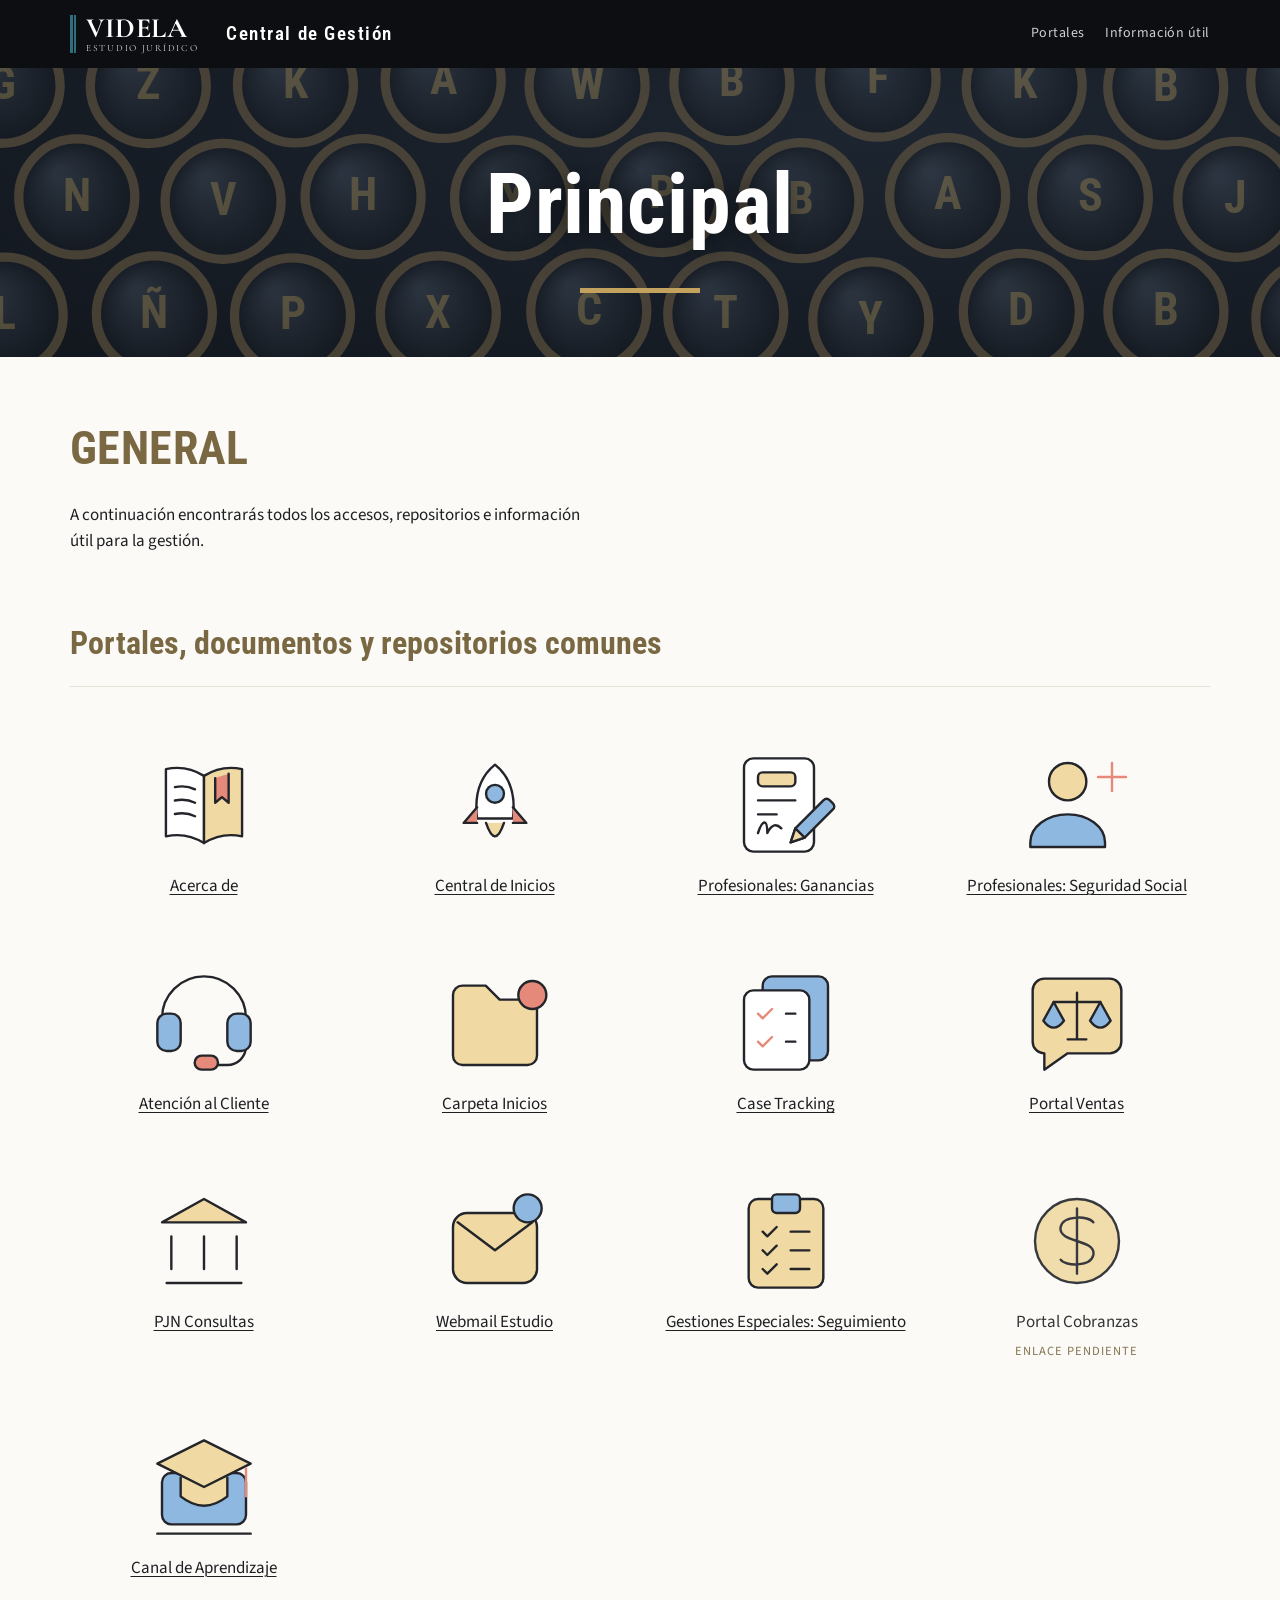
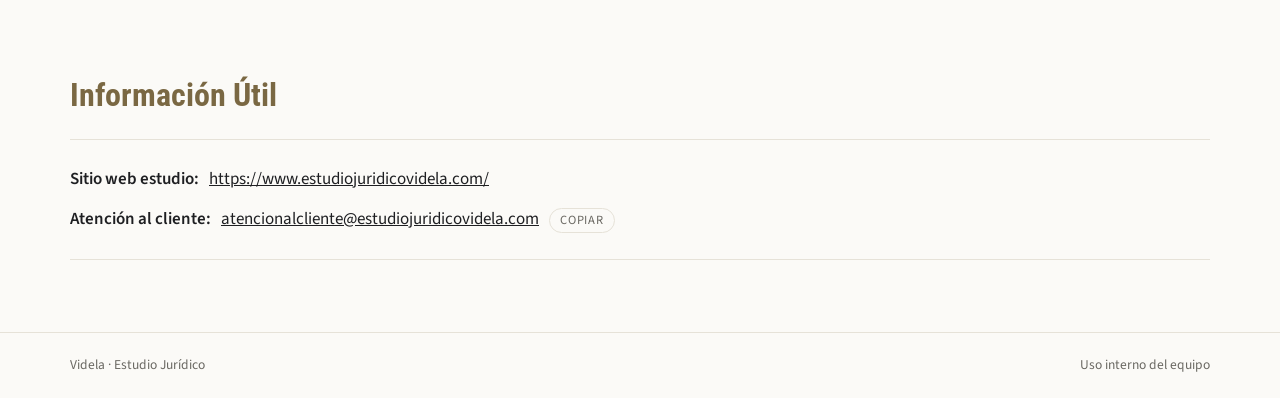
<file: index.html>
<!doctype html>
<html lang="es">
<head>
<meta charset="utf-8">
<meta name="viewport" content="width=device-width, initial-scale=1, viewport-fit=cover">
<title>Central de Gestión Videla</title>
<link rel="preconnect" href="https://fonts.googleapis.com">
<link rel="preconnect" href="https://fonts.gstatic.com" crossorigin>
<link rel="stylesheet" href="https://fonts.googleapis.com/css2?family=Cormorant+Garamond:wght@600;700&family=Roboto+Condensed:wght@600;700&family=Source+Sans+3:wght@400;600&display=swap">
<link rel="stylesheet" href="/assets/site.css">
</head>
<body>

<header class="bar">
  <div class="bar-in">
    <a class="brand" href="/" aria-label="Videla Estudio Jurídico, Central de Gestión">
      <span class="brand-mark" aria-hidden="true"></span>
      <span class="brand-word"><b>VIDELA</b><small>Estudio Jurídico</small></span>
    </a>
    <span class="bar-title">Central de Gestión</span>
    <nav class="bar-nav" aria-label="Secciones">
      <a href="#portales">Portales</a>
      <a href="#info">Información útil</a>
    </nav>
  </div>
</header>

<section class="hero" id="top">
  <canvas id="keys" aria-hidden="true"></canvas>
  <div class="hero-in">
    <h1>Principal</h1>
    <span class="line" aria-hidden="true"></span>
  </div>
</section>

<main>
  <section class="intro">
    <h2>GENERAL</h2>
    <p>A continuación encontrarás todos los accesos, repositorios e información útil para la gestión.</p>
  </section>

  <section class="sec" id="portales">
    <h3>Portales, documentos y repositorios comunes</h3>
    <ul class="grid" id="grid"></ul>
  </section>

  <section class="sec info" id="info">
    <h3>Información Útil</h3>
    <dl>
      <div><dt>Sitio web estudio:</dt><dd><a href="https://www.estudiojuridicovidela.com/" target="_blank" rel="noopener">https://www.estudiojuridicovidela.com/</a></dd></div>
      <div><dt>Atención al cliente:</dt><dd id="mail"><a href="mailto:atencionalcliente@estudiojuridicovidela.com">atencionalcliente@estudiojuridicovidela.com</a></dd><dd><button class="copy" id="copyMail" type="button">Copiar</button></dd></div>
    </dl>
  </section>

<script>
/* ── Accesos: editá aquí nombres y enlaces. url: null = enlace pendiente.
   "id" es la sección: quién la ve se define en perfiles.js ── */
window.ACCESOS = [
 {
  "id": "acerca",
  "name": "Acerca de",
  "url": "/acerca/",
  "icon": "about"
 },
 {
  "id": "central-inicios",
  "name": "Central de Inicios",
  "url": "https://docs.google.com/spreadsheets/d/1QvRaXTu3I-PSPGGOsiyQhasFKjeeTomC9MU5x7_8RSY/edit",
  "icon": "rocket"
 },
 {
  "id": "ganancias",
  "name": "Profesionales: Ganancias",
  "url": "/ganancias/",
  "icon": "tax"
 },
 {
  "id": "seg-social",
  "name": "Profesionales: Seguridad Social",
  "url": "/seguridad-social/",
  "icon": "social"
 },
 {
  "id": "atencion",
  "name": "Atención al Cliente",
  "url": "https://docs.google.com/spreadsheets/d/1S4wbtxLqd8MIln6G7e45q1nt47FX-Vnd0Wq_-XsUDt8/edit?usp=drive_link",
  "icon": "client"
 },
 {
  "id": "carpeta-inicios",
  "name": "Carpeta Inicios",
  "url": "https://drive.google.com/drive/folders/1XRExhdE8HcC9oa_GTH3AvPcuXLHzVrdQ",
  "icon": "folder"
 },
 {
  "id": "case-tracking",
  "name": "Case Tracking",
  "url": "https://estudiojuridicovidela.lemonsuiteapp.com/ctfirms/",
  "icon": "case"
 },
 {
  "id": "ventas",
  "name": "Portal Ventas",
  "url": "/comercial/",
  "icon": "deal"
 },
 {
  "id": "pjn",
  "name": "PJN Consultas",
  "url": "https://www.pjn.gov.ar/",
  "icon": "court"
 },
 {
  "id": "webmail",
  "name": "Webmail Estudio",
  "url": "https://www.estudiojuridicovidela.com/webmail",
  "icon": "mail"
 },
 {
  "id": "seguimiento",
  "name": "Gestiones Especiales: Seguimiento",
  "url": "https://docs.google.com/spreadsheets/d/1UImqOL63Dl5DFtsb8qIQXjpxRW7wFbSmJTJL73fKZec/edit?usp=sharing",
  "icon": "track"
 },
 {
  "id": "cobranzas",
  "name": "Portal Cobranzas",
  "url": null,
  "icon": "coin"
 },
 {
  "id": "aprendizaje",
  "name": "Canal de Aprendizaje",
  "url": "/aprendizaje/",
  "icon": "learn"
 }
];
</script>
</main>

<footer><div><span>Videla · Estudio Jurídico</span><span>Uso interno del equipo</span></div></footer>

<script src="/assets/site.js" defer></script>
</body>
</html>
</file>
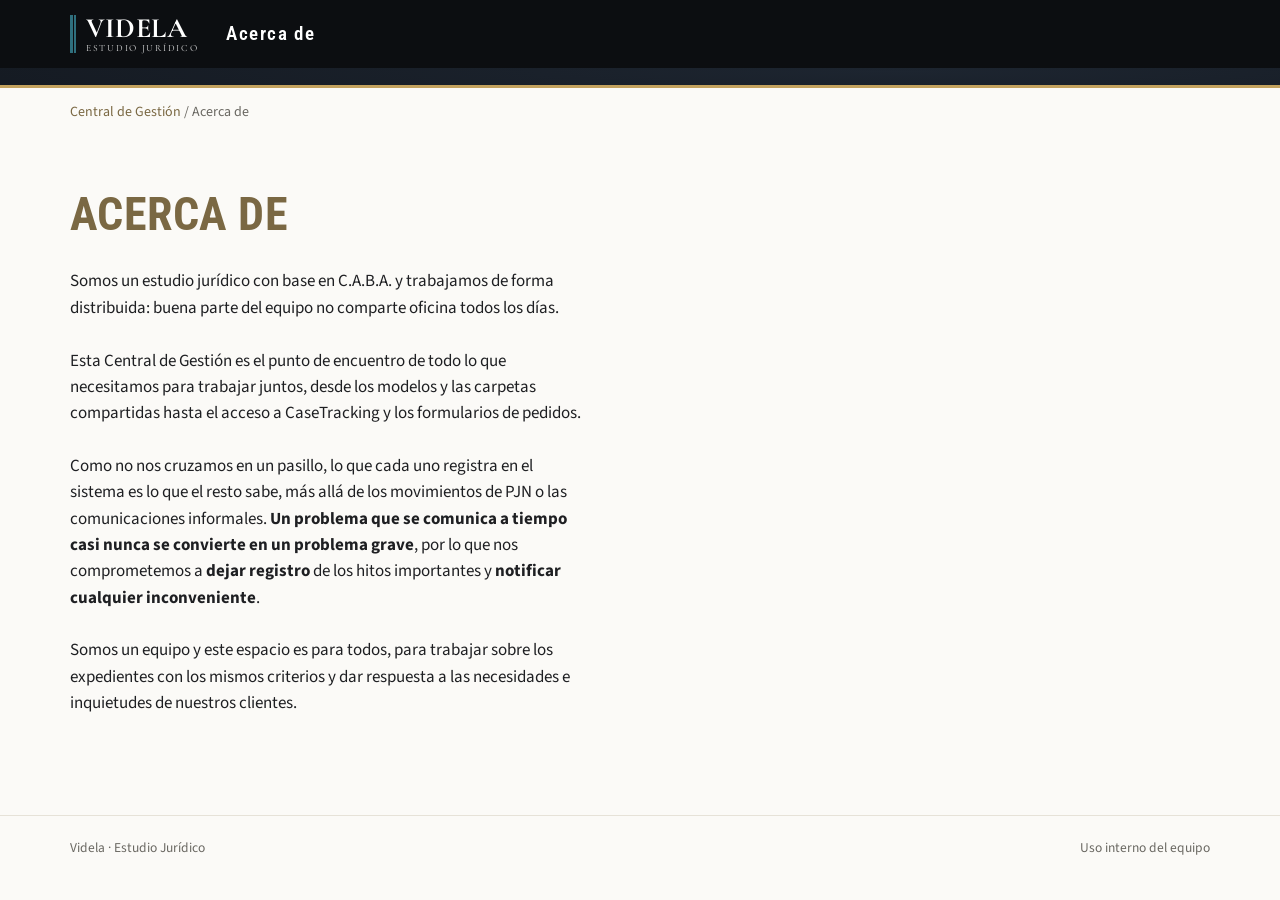
<file: acerca/index.html>
<!doctype html>
<html lang="es">
<head>
<meta charset="utf-8">
<meta name="viewport" content="width=device-width, initial-scale=1, viewport-fit=cover">
<title>Acerca de · Videla</title>
<link rel="preconnect" href="https://fonts.googleapis.com">
<link rel="preconnect" href="https://fonts.gstatic.com" crossorigin>
<link rel="stylesheet" href="https://fonts.googleapis.com/css2?family=Cormorant+Garamond:wght@600;700&family=Roboto+Condensed:wght@600;700&family=Source+Sans+3:wght@400;600&display=swap">
<link rel="stylesheet" href="/assets/site.css">
</head>
<body>

<header class="bar">
  <div class="bar-in">
    <a class="brand" href="/" aria-label="Videla Estudio Jurídico, Central de Gestión">
      <span class="brand-mark" aria-hidden="true"></span>
      <span class="brand-word"><b>VIDELA</b><small>Estudio Jurídico</small></span>
    </a>
    <span class="bar-title">Acerca de</span>
  </div>
</header>

<div class="strip" id="top" aria-hidden="true"></div>
<div class="crumb"><a href="/">Central de Gestión</a> / Acerca de</div>
<main>
  <section class="intro">
    <h2>ACERCA DE</h2>
    <p>Somos un estudio jurídico con base en C.A.B.A. y trabajamos de forma distribuida: buena parte del equipo no comparte oficina todos los días.<br><br></p>
    <p>Esta Central de Gestión es el punto de encuentro de todo lo que necesitamos para trabajar juntos, desde los modelos y las carpetas compartidas hasta el acceso a CaseTracking y los formularios de pedidos.<br><br></p>
    <p>Como no nos cruzamos en un pasillo, lo que cada uno registra en el sistema es lo que el resto sabe, más allá de los movimientos de PJN o las comunicaciones informales. <b>Un problema que se comunica a tiempo casi nunca se convierte en un problema grave</b>, por lo que nos comprometemos a <b>dejar registro</b> de los hitos importantes y <b>notificar cualquier inconveniente</b>.<br><br></p>
    <p>Somos un equipo y este espacio es para todos, para trabajar sobre los expedientes con los mismos criterios y dar respuesta a las necesidades e inquietudes de nuestros clientes.<br><br></p>
  </section>
</main>

<footer><div><span>Videla · Estudio Jurídico</span><span>Uso interno del equipo</span></div></footer>

<script src="/assets/site.js" defer></script>
</body>
</html>
</file>
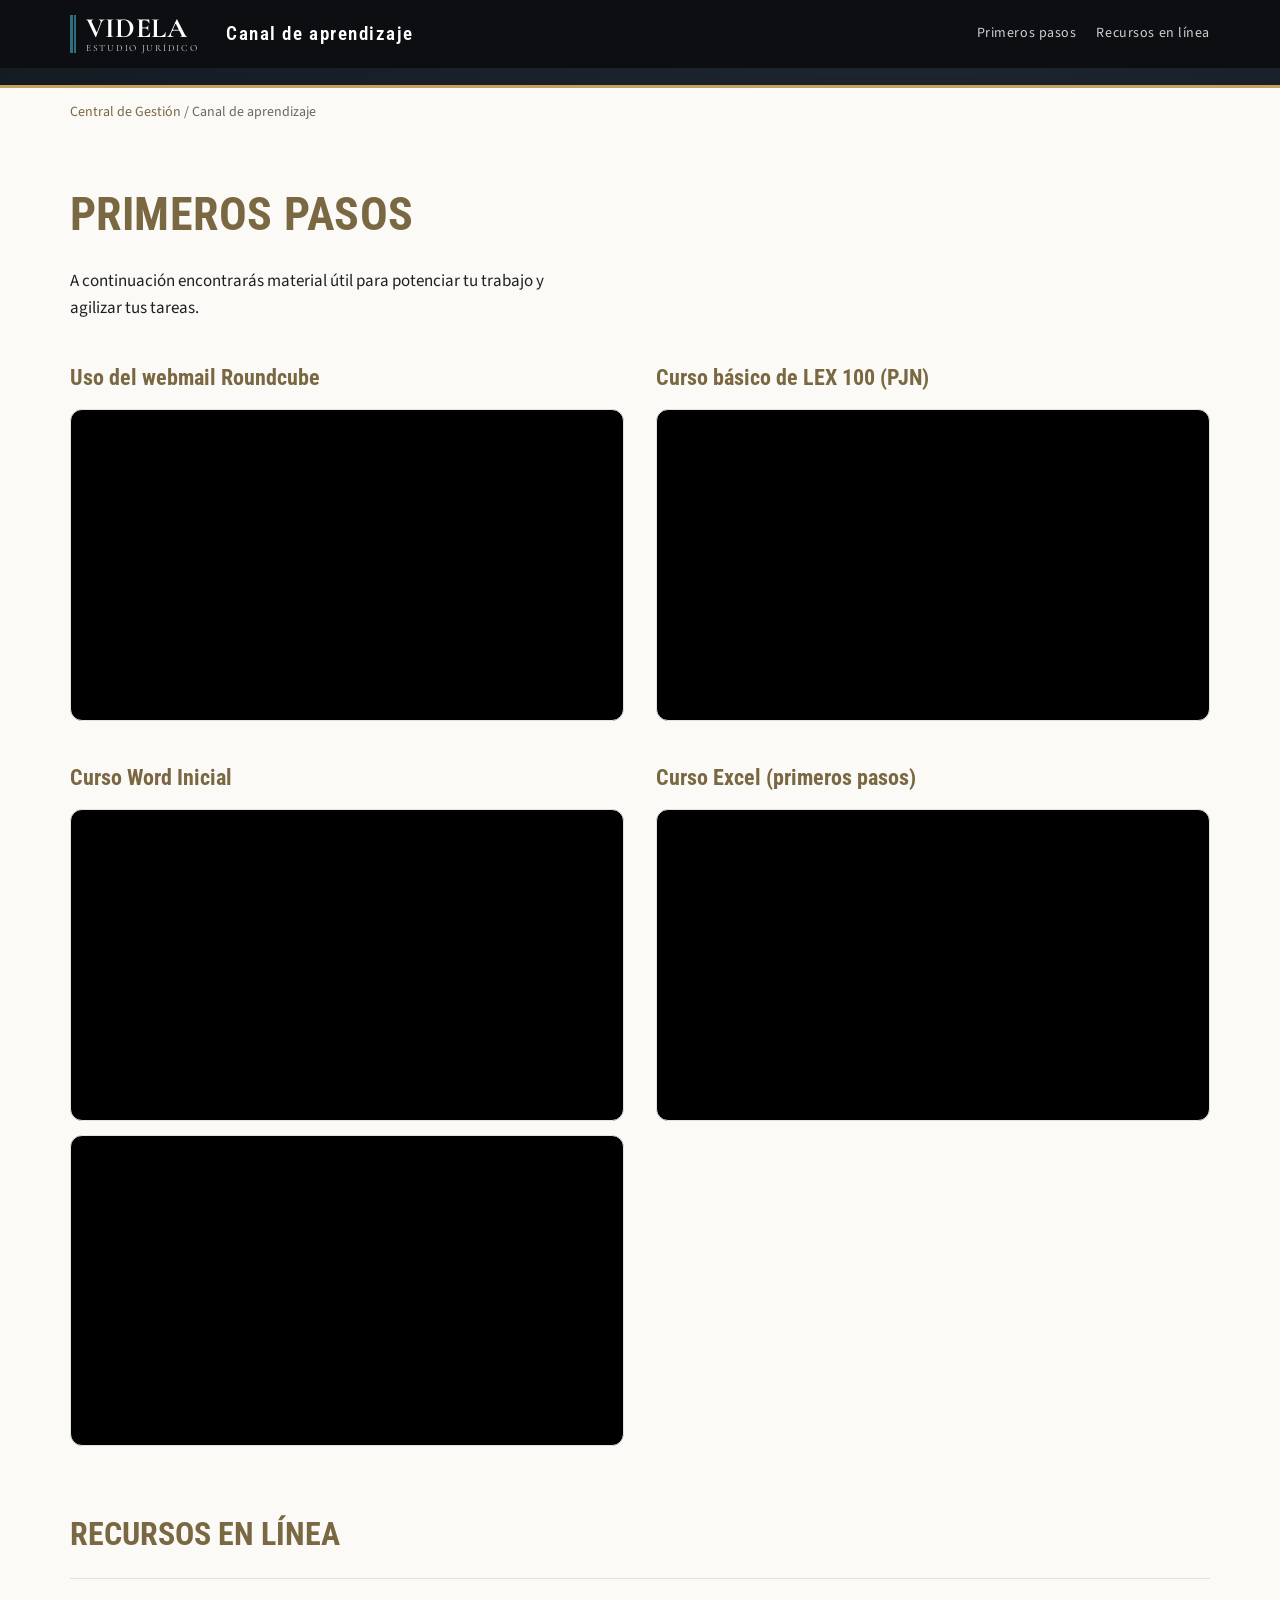
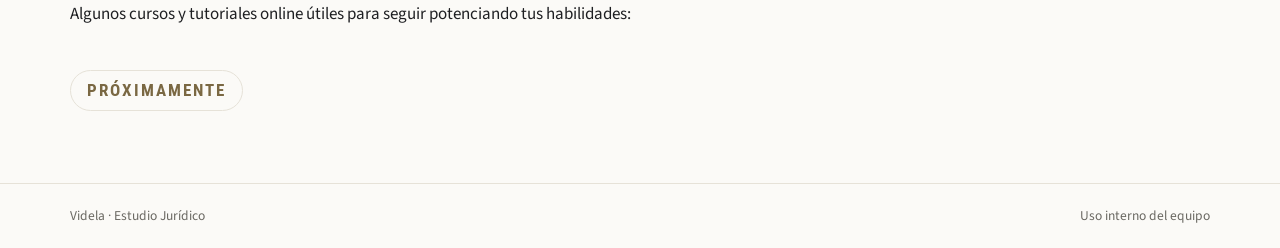
<file: aprendizaje/index.html>
<!doctype html>
<html lang="es">
<head>
<meta charset="utf-8">
<meta name="viewport" content="width=device-width, initial-scale=1, viewport-fit=cover">
<title>Canal de Aprendizaje · Videla</title>
<link rel="preconnect" href="https://fonts.googleapis.com">
<link rel="preconnect" href="https://fonts.gstatic.com" crossorigin>
<link rel="stylesheet" href="https://fonts.googleapis.com/css2?family=Cormorant+Garamond:wght@600;700&family=Roboto+Condensed:wght@600;700&family=Source+Sans+3:wght@400;600&display=swap">
<link rel="stylesheet" href="/assets/site.css">
</head>
<body>

<header class="bar">
  <div class="bar-in">
    <a class="brand" href="/" aria-label="Videla Estudio Jurídico, Central de Gestión">
      <span class="brand-mark" aria-hidden="true"></span>
      <span class="brand-word"><b>VIDELA</b><small>Estudio Jurídico</small></span>
    </a>
    <span class="bar-title">Canal de aprendizaje</span>
    <nav class="bar-nav" aria-label="Secciones">
      <a href="#videos">Primeros pasos</a>
      <a href="#recursos">Recursos en línea</a>
    </nav>
  </div>
</header>

<div class="strip" id="top" aria-hidden="true"></div>
<div class="crumb"><a href="/">Central de Gestión</a> / Canal de aprendizaje</div>
<main>
  <section class="intro">
    <h2>PRIMEROS PASOS</h2>
    <p>A continuación encontrarás material útil para potenciar tu trabajo y agilizar tus tareas.</p>
  </section>

  <section class="sec" id="videos" style="margin-top:40px">
    <div class="videos">
      <article class="video"><h4>Uso del webmail Roundcube</h4><div class="frames"><div class="frame"><iframe src="https://www.youtube-nocookie.com/embed/GTQDc5XixpM" title="Uso del webmail Roundcube" loading="lazy" allow="accelerometer; clipboard-write; encrypted-media; gyroscope; picture-in-picture; fullscreen" allowfullscreen></iframe></div></div></article>
      <article class="video"><h4>Curso básico de LEX 100 (PJN)</h4><div class="frames"><div class="frame"><iframe src="https://www.youtube-nocookie.com/embed/BgqYv3_VtJs" title="Curso básico de LEX 100 (PJN)" loading="lazy" allow="accelerometer; clipboard-write; encrypted-media; gyroscope; picture-in-picture; fullscreen" allowfullscreen></iframe></div></div></article>
      <article class="video"><h4>Curso Word Inicial</h4><div class="frames"><div class="frame"><iframe src="https://www.youtube-nocookie.com/embed/2Hj2zEp7V_Q" title="Curso Word Inicial" loading="lazy" allow="accelerometer; clipboard-write; encrypted-media; gyroscope; picture-in-picture; fullscreen" allowfullscreen></iframe></div><div class="frame"><iframe src="https://www.youtube-nocookie.com/embed/VDo6p-GQpbU" title="Curso Word Inicial" loading="lazy" allow="accelerometer; clipboard-write; encrypted-media; gyroscope; picture-in-picture; fullscreen" allowfullscreen></iframe></div></div></article>
      <article class="video"><h4>Curso Excel (primeros pasos)</h4><div class="frames"><div class="frame"><iframe src="https://www.youtube-nocookie.com/embed/WzE_szF4PeU" title="Curso Excel (primeros pasos)" loading="lazy" allow="accelerometer; clipboard-write; encrypted-media; gyroscope; picture-in-picture; fullscreen" allowfullscreen></iframe></div></div></article>
    </div>
  </section>

  <section class="sec" id="recursos">
    <h3>RECURSOS EN LÍNEA</h3>
    <p style="margin-top:22px">Algunos cursos y tutoriales online útiles para seguir potenciando tus habilidades:</p>
    <span class="soon">PRÓXIMAMENTE</span>
  </section>
</main>

<footer><div><span>Videla · Estudio Jurídico</span><span>Uso interno del equipo</span></div></footer>

<script src="/assets/site.js" defer></script>
</body>
</html>
</file>
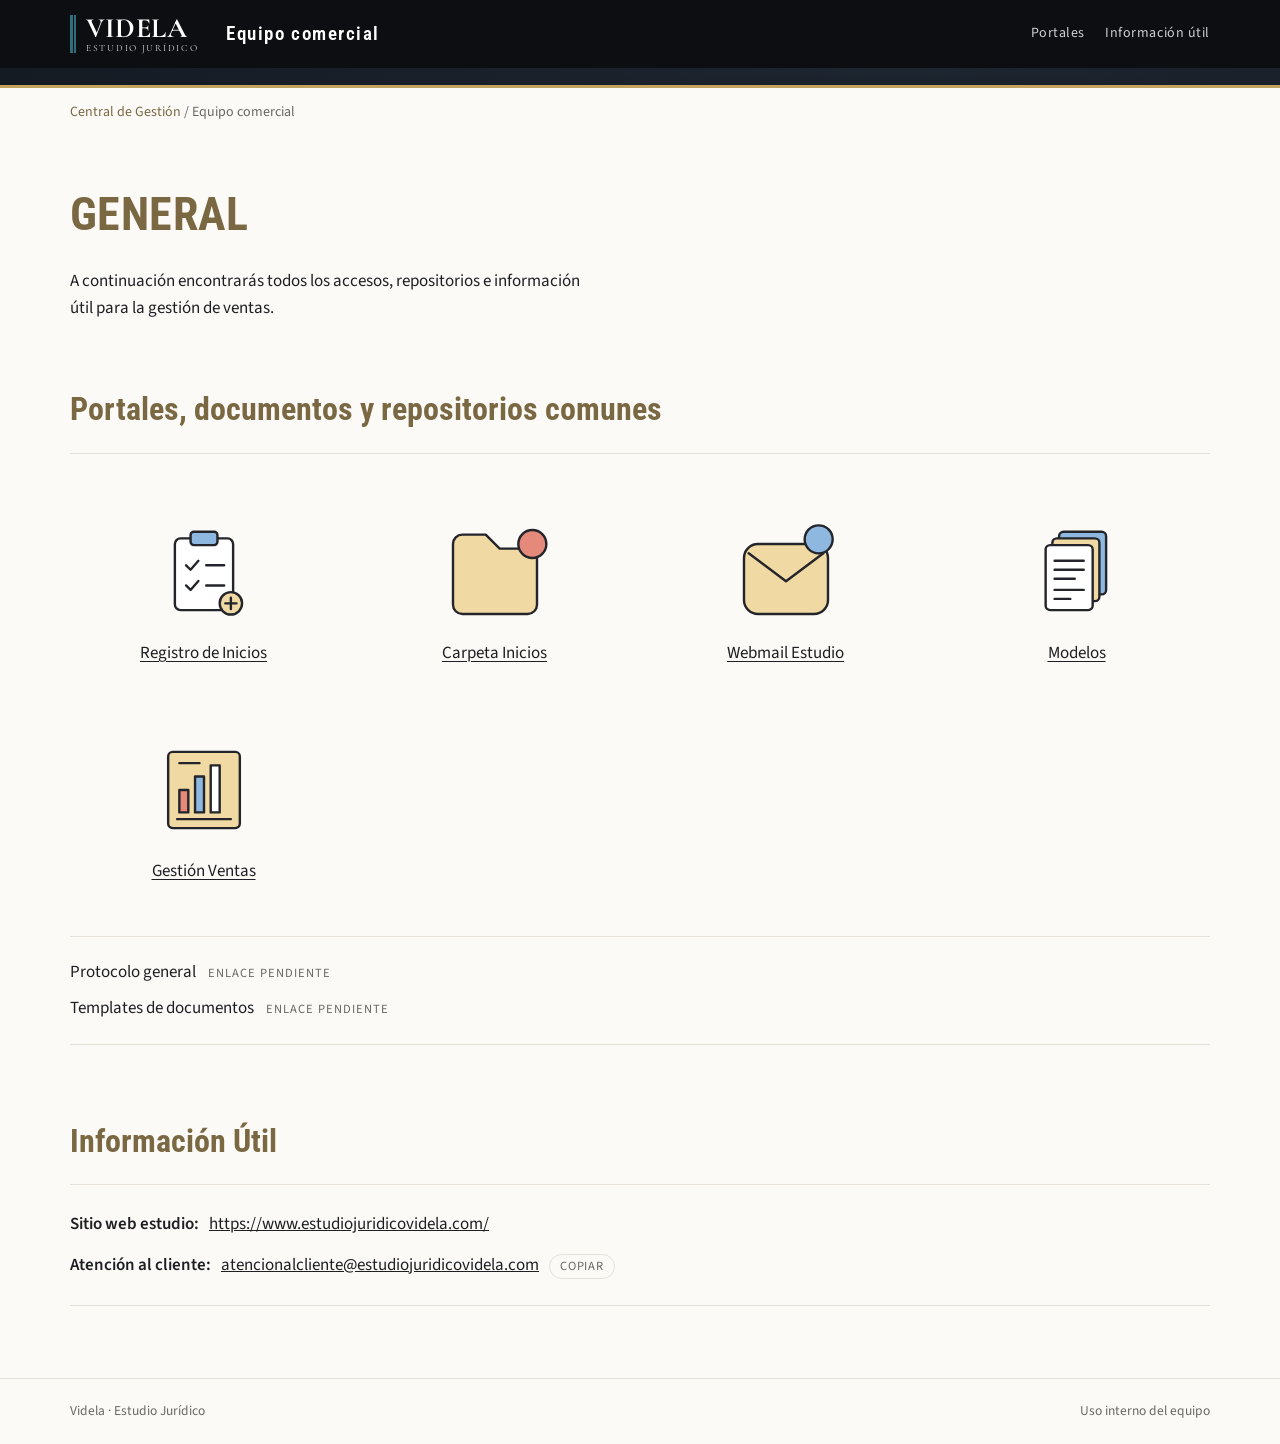
<file: comercial/index.html>
<!doctype html>
<html lang="es">
<head>
<meta charset="utf-8">
<meta name="viewport" content="width=device-width, initial-scale=1, viewport-fit=cover">
<title>Portal Ventas · Videla</title>
<link rel="preconnect" href="https://fonts.googleapis.com">
<link rel="preconnect" href="https://fonts.gstatic.com" crossorigin>
<link rel="stylesheet" href="https://fonts.googleapis.com/css2?family=Cormorant+Garamond:wght@600;700&family=Roboto+Condensed:wght@600;700&family=Source+Sans+3:wght@400;600&display=swap">
<link rel="stylesheet" href="/assets/site.css">
</head>
<body>

<header class="bar">
  <div class="bar-in">
    <a class="brand" href="/" aria-label="Videla Estudio Jurídico, Central de Gestión">
      <span class="brand-mark" aria-hidden="true"></span>
      <span class="brand-word"><b>VIDELA</b><small>Estudio Jurídico</small></span>
    </a>
    <span class="bar-title">Equipo comercial</span>
    <nav class="bar-nav" aria-label="Secciones">
      <a href="#portales">Portales</a>
      <a href="#info">Información útil</a>
    </nav>
  </div>
</header>

<div class="strip" id="top" aria-hidden="true"></div>
<div class="crumb"><a href="/">Central de Gestión</a> / Equipo comercial</div>
<main>
  <section class="intro">
    <h2>GENERAL</h2>
    <p>A continuación encontrarás todos los accesos, repositorios e información útil para la gestión de ventas.</p>
  </section>

  <section class="sec" id="portales">
    <h3>Portales, documentos y repositorios comunes</h3>
    <ul class="grid" id="grid"></ul>
    <ul class="docs" id="docs"></ul>
  </section>

  <section class="sec info" id="info">
    <h3>Información Útil</h3>
    <dl>
      <div><dt>Sitio web estudio:</dt><dd><a href="https://www.estudiojuridicovidela.com/" target="_blank" rel="noopener">https://www.estudiojuridicovidela.com/</a></dd></div>
      <div><dt>Atención al cliente:</dt><dd id="mail"><a href="mailto:atencionalcliente@estudiojuridicovidela.com">atencionalcliente@estudiojuridicovidela.com</a></dd><dd><button class="copy" id="copyMail" type="button">Copiar</button></dd></div>
    </dl>
  </section>

<script>
/* ── Accesos: editá aquí nombres y enlaces. url: null = enlace pendiente ── */
window.ACCESOS = [
 {
  "name": "Registro de Inicios",
  "url": "https://docs.google.com/forms/d/e/1FAIpQLSf7YK3U93BjWPmfYl-zgVpidMNxq9hGbTgefQsLpxw7baSJ5w/viewform",
  "icon": "form"
 },
 {
  "name": "Carpeta Inicios",
  "url": "https://drive.google.com/drive/folders/19c06UEl64A8Sw0RWQNLPlXW4phGOdBNU",
  "icon": "folder"
 },
 {
  "name": "Webmail Estudio",
  "url": "https://www.estudiojuridicovidela.com/webmail",
  "icon": "mail"
 },
 {
  "name": "Modelos",
  "url": "https://drive.google.com/drive/folders/1U5yMALiZtWiiSoJHk5WE66m6aftYfsNR",
  "icon": "models"
 },
 {
  "name": "Gestión Ventas",
  "url": "https://docs.google.com/spreadsheets/d/1mm5WyWFCDHvpeuheLbc07jvg5QgglNiHSS3mk-LZ6Yg/edit",
  "icon": "chart"
 }
];
window.DOCS = [
 {
  "name": "Protocolo general",
  "url": null
 },
 {
  "name": "Templates de documentos",
  "url": null
 }
];
</script>
</main>

<footer><div><span>Videla · Estudio Jurídico</span><span>Uso interno del equipo</span></div></footer>

<script src="/assets/site.js" defer></script>
</body>
</html>
</file>
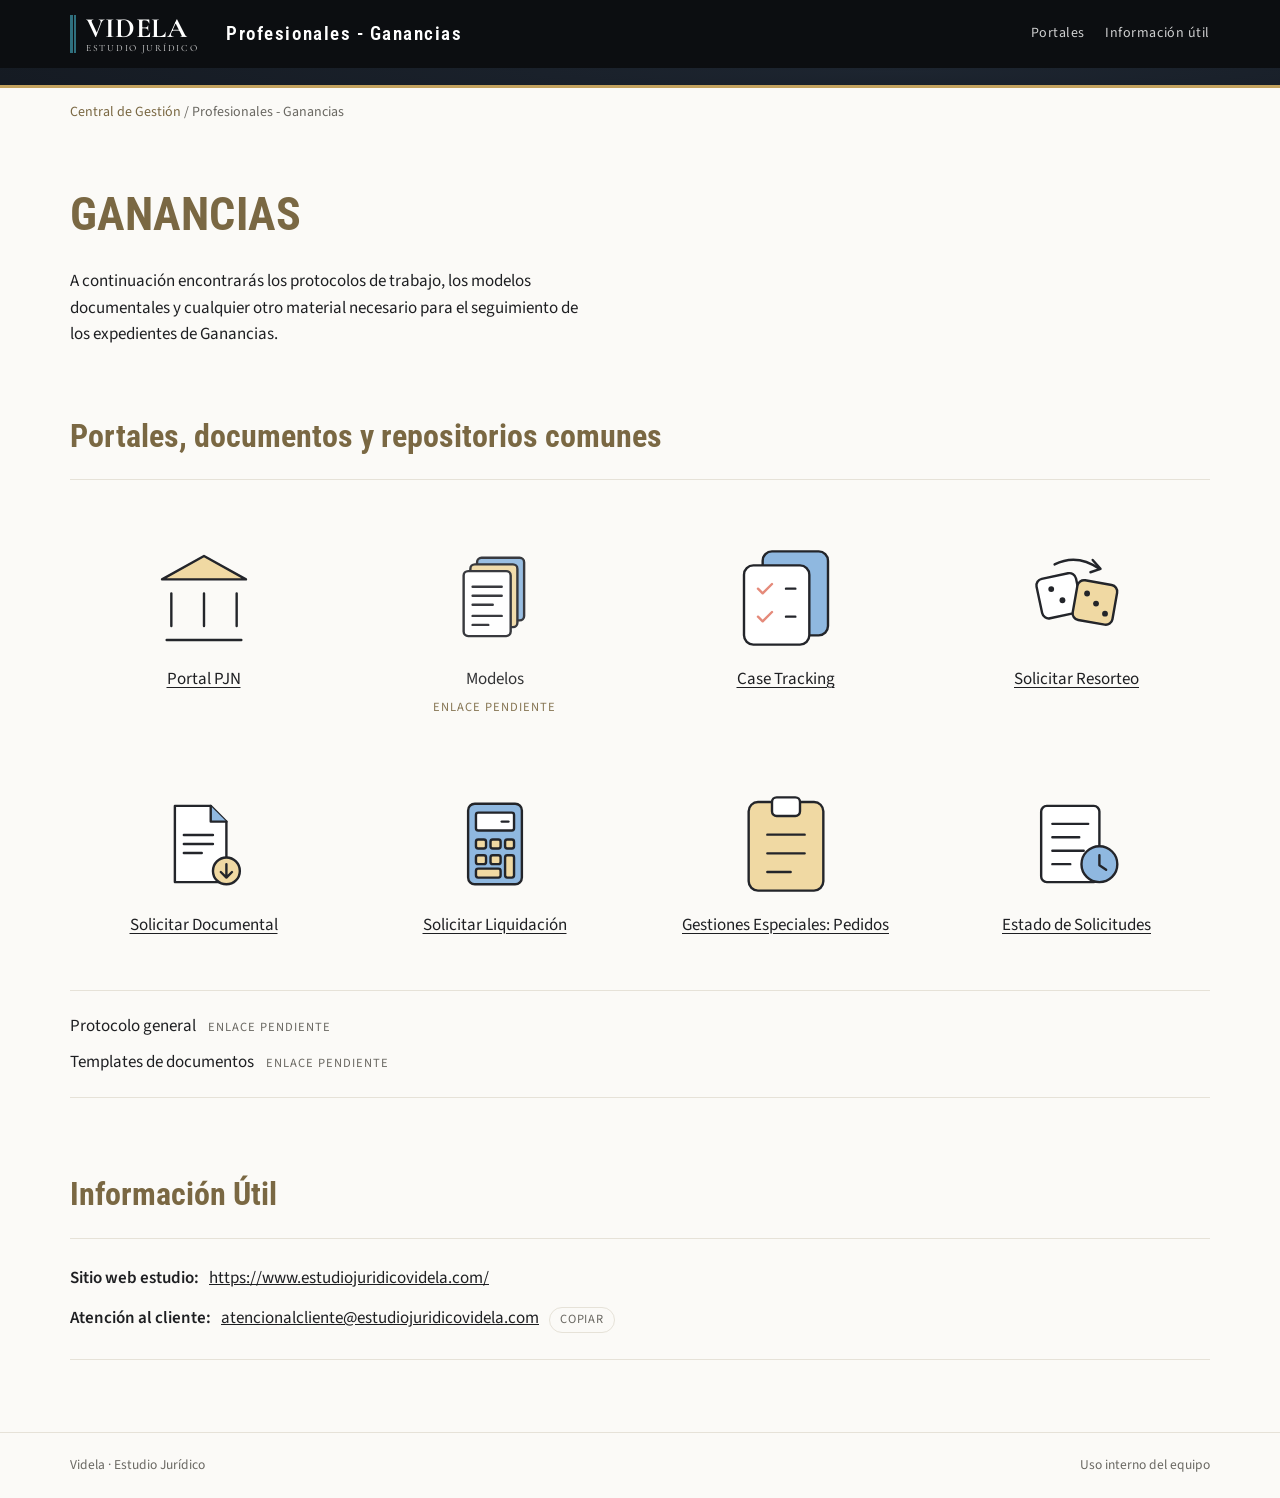
<file: ganancias/index.html>
<!doctype html>
<html lang="es">
<head>
<meta charset="utf-8">
<meta name="viewport" content="width=device-width, initial-scale=1, viewport-fit=cover">
<title>Ganancias · Videla</title>
<link rel="preconnect" href="https://fonts.googleapis.com">
<link rel="preconnect" href="https://fonts.gstatic.com" crossorigin>
<link rel="stylesheet" href="https://fonts.googleapis.com/css2?family=Cormorant+Garamond:wght@600;700&family=Roboto+Condensed:wght@600;700&family=Source+Sans+3:wght@400;600&display=swap">
<link rel="stylesheet" href="/assets/site.css">
</head>
<body>

<header class="bar">
  <div class="bar-in">
    <a class="brand" href="/" aria-label="Videla Estudio Jurídico, Central de Gestión">
      <span class="brand-mark" aria-hidden="true"></span>
      <span class="brand-word"><b>VIDELA</b><small>Estudio Jurídico</small></span>
    </a>
    <span class="bar-title">Profesionales - Ganancias</span>
    <nav class="bar-nav" aria-label="Secciones">
      <a href="#portales">Portales</a>
      <a href="#info">Información útil</a>
    </nav>
  </div>
</header>

<div class="strip" id="top" aria-hidden="true"></div>
<div class="crumb"><a href="/">Central de Gestión</a> / Profesionales - Ganancias</div>
<main>
  <section class="intro">
    <h2>GANANCIAS</h2>
    <p>A continuación encontrarás los protocolos de trabajo, los modelos documentales y cualquier otro material necesario para el seguimiento de los expedientes de Ganancias.</p>
  </section>

  <section class="sec" id="portales">
    <h3>Portales, documentos y repositorios comunes</h3>
    <ul class="grid" id="grid"></ul>
    <ul class="docs" id="docs"></ul>
  </section>

  <section class="sec info" id="info">
    <h3>Información Útil</h3>
    <dl>
      <div><dt>Sitio web estudio:</dt><dd><a href="https://www.estudiojuridicovidela.com/" target="_blank" rel="noopener">https://www.estudiojuridicovidela.com/</a></dd></div>
      <div><dt>Atención al cliente:</dt><dd id="mail"><a href="mailto:atencionalcliente@estudiojuridicovidela.com">atencionalcliente@estudiojuridicovidela.com</a></dd><dd><button class="copy" id="copyMail" type="button">Copiar</button></dd></div>
    </dl>
  </section>

<script>
/* ── Accesos: editá aquí nombres y enlaces. url: null = enlace pendiente ── */
window.ACCESOS = [
 {
  "name": "Portal PJN",
  "url": "https://www.pjn.gov.ar/",
  "icon": "court"
 },
 {
  "name": "Modelos",
  "url": null,
  "icon": "models"
 },
 {
  "name": "Case Tracking",
  "url": "https://estudiojuridicovidela.lemonsuiteapp.com/ctfirms/",
  "icon": "case"
 },
 {
  "name": "Solicitar Resorteo",
  "url": "https://docs.google.com/forms/d/e/1FAIpQLSep2_yYE0n1iInndLG6-anpCFD3PTNk5yF69KojWC4npNmOlA/viewform",
  "icon": "shuffle"
 },
 {
  "name": "Solicitar Documental",
  "url": "https://docs.google.com/forms/d/e/1FAIpQLSc9PqrdKwBY23tUJd_J0XXYQJBcQwnY29wl7kIPDWUt-0Ytqw/viewform",
  "icon": "docreq"
 },
 {
  "name": "Solicitar Liquidación",
  "url": "https://docs.google.com/forms/d/e/1FAIpQLSe_HxyHQoJwV0qHTuKHDJ_ba9cVFm9kDnro28JbvnbREf66kw/viewform",
  "icon": "calc"
 },
 {
  "name": "Gestiones Especiales: Pedidos",
  "url": "https://forms.gle/crHQMDubsYLazTAv9",
  "icon": "request"
 },
 {
  "name": "Estado de Solicitudes",
  "url": "https://datastudio.google.com/reporting/75ee6d0b-e020-4a85-88f3-14e784b612ad",
  "icon": "status"
 }
];
window.DOCS = [
 {
  "name": "Protocolo general",
  "url": null
 },
 {
  "name": "Templates de documentos",
  "url": null
 }
];
</script>
</main>

<footer><div><span>Videla · Estudio Jurídico</span><span>Uso interno del equipo</span></div></footer>

<script src="/assets/site.js" defer></script>
</body>
</html>
</file>
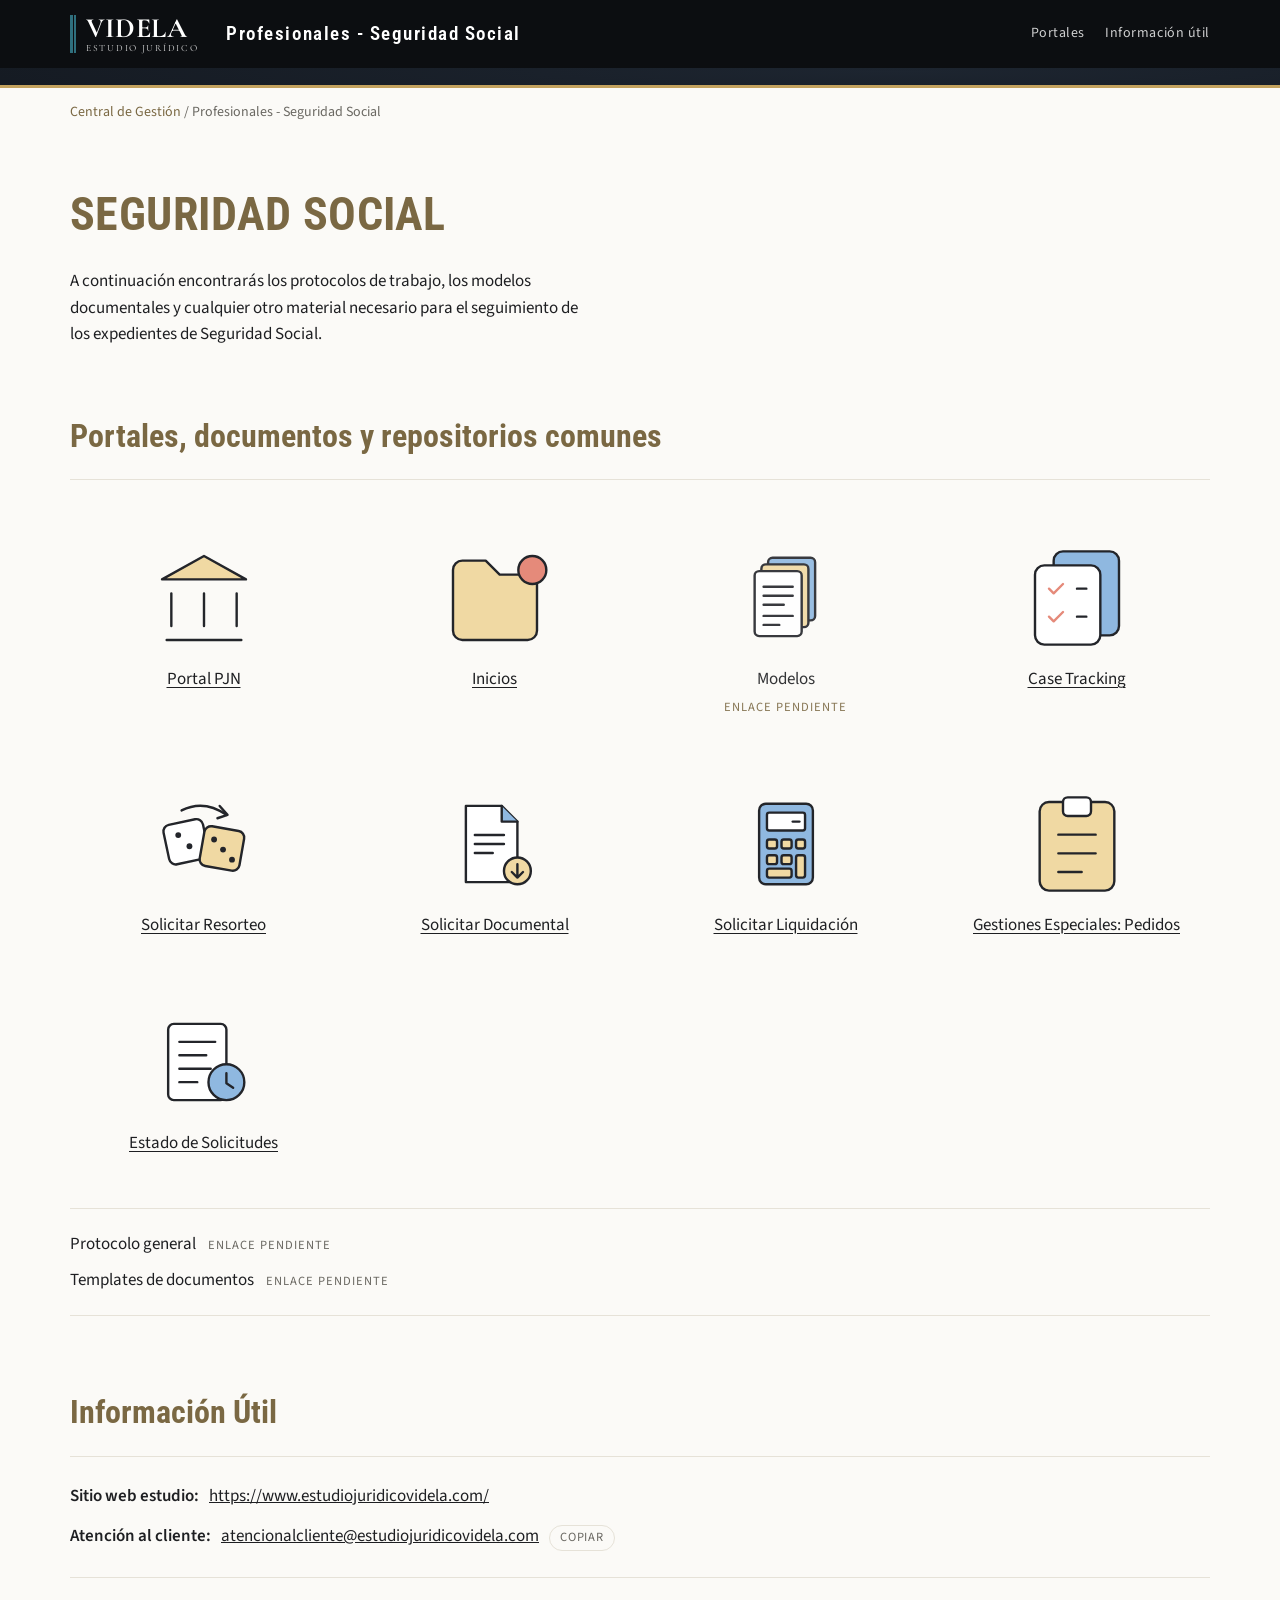
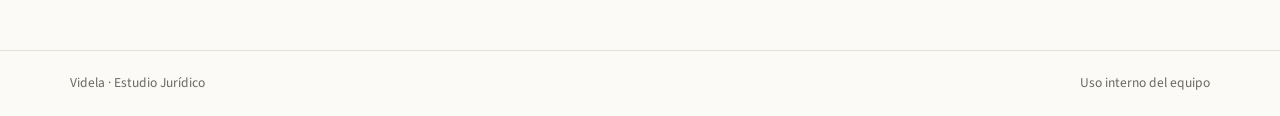
<file: seguridad-social/index.html>
<!doctype html>
<html lang="es">
<head>
<meta charset="utf-8">
<meta name="viewport" content="width=device-width, initial-scale=1, viewport-fit=cover">
<title>Seguridad Social · Videla</title>
<link rel="preconnect" href="https://fonts.googleapis.com">
<link rel="preconnect" href="https://fonts.gstatic.com" crossorigin>
<link rel="stylesheet" href="https://fonts.googleapis.com/css2?family=Cormorant+Garamond:wght@600;700&family=Roboto+Condensed:wght@600;700&family=Source+Sans+3:wght@400;600&display=swap">
<link rel="stylesheet" href="/assets/site.css">
</head>
<body>

<header class="bar">
  <div class="bar-in">
    <a class="brand" href="/" aria-label="Videla Estudio Jurídico, Central de Gestión">
      <span class="brand-mark" aria-hidden="true"></span>
      <span class="brand-word"><b>VIDELA</b><small>Estudio Jurídico</small></span>
    </a>
    <span class="bar-title">Profesionales - Seguridad Social</span>
    <nav class="bar-nav" aria-label="Secciones">
      <a href="#portales">Portales</a>
      <a href="#info">Información útil</a>
    </nav>
  </div>
</header>

<div class="strip" id="top" aria-hidden="true"></div>
<div class="crumb"><a href="/">Central de Gestión</a> / Profesionales - Seguridad Social</div>
<main>
  <section class="intro">
    <h2>SEGURIDAD SOCIAL</h2>
    <p>A continuación encontrarás los protocolos de trabajo, los modelos documentales y cualquier otro material necesario para el seguimiento de los expedientes de Seguridad Social.</p>
  </section>

  <section class="sec" id="portales">
    <h3>Portales, documentos y repositorios comunes</h3>
    <ul class="grid" id="grid"></ul>
    <ul class="docs" id="docs"></ul>
  </section>

  <section class="sec info" id="info">
    <h3>Información Útil</h3>
    <dl>
      <div><dt>Sitio web estudio:</dt><dd><a href="https://www.estudiojuridicovidela.com/" target="_blank" rel="noopener">https://www.estudiojuridicovidela.com/</a></dd></div>
      <div><dt>Atención al cliente:</dt><dd id="mail"><a href="mailto:atencionalcliente@estudiojuridicovidela.com">atencionalcliente@estudiojuridicovidela.com</a></dd><dd><button class="copy" id="copyMail" type="button">Copiar</button></dd></div>
    </dl>
  </section>

<script>
/* ── Accesos: editá aquí nombres y enlaces. url: null = enlace pendiente ── */
window.ACCESOS = [
 {
  "name": "Portal PJN",
  "url": "https://www.pjn.gov.ar/",
  "icon": "court"
 },
 {
  "name": "Inicios",
  "url": "https://drive.google.com/drive/folders/1XRExhdE8HcC9oa_GTH3AvPcuXLHzVrdQ",
  "icon": "folder"
 },
 {
  "name": "Modelos",
  "url": null,
  "icon": "models"
 },
 {
  "name": "Case Tracking",
  "url": "https://estudiojuridicovidela.lemonsuiteapp.com/ctfirms/",
  "icon": "case"
 },
 {
  "name": "Solicitar Resorteo",
  "url": "https://docs.google.com/forms/d/e/1FAIpQLSep2_yYE0n1iInndLG6-anpCFD3PTNk5yF69KojWC4npNmOlA/viewform",
  "icon": "shuffle"
 },
 {
  "name": "Solicitar Documental",
  "url": "https://docs.google.com/forms/d/e/1FAIpQLSc9PqrdKwBY23tUJd_J0XXYQJBcQwnY29wl7kIPDWUt-0Ytqw/viewform",
  "icon": "docreq"
 },
 {
  "name": "Solicitar Liquidación",
  "url": "https://docs.google.com/forms/d/e/1FAIpQLSe_HxyHQoJwV0qHTuKHDJ_ba9cVFm9kDnro28JbvnbREf66kw/viewform",
  "icon": "calc"
 },
 {
  "name": "Gestiones Especiales: Pedidos",
  "url": "https://forms.gle/crHQMDubsYLazTAv9",
  "icon": "request"
 },
 {
  "name": "Estado de Solicitudes",
  "url": "https://datastudio.google.com/reporting/75ee6d0b-e020-4a85-88f3-14e784b612ad",
  "icon": "status"
 }
];
window.DOCS = [
 {
  "name": "Protocolo general",
  "url": null
 },
 {
  "name": "Templates de documentos",
  "url": null
 }
];
</script>
</main>

<footer><div><span>Videla · Estudio Jurídico</span><span>Uso interno del equipo</span></div></footer>

<script src="/assets/site.js" defer></script>
</body>
</html>
</file>
<file: assets/site.css>
:root{
  --ink:#0c0e11;
  --paper:#fbfaf7;
  --surface:#ffffff;
  --text:#1e1f22;
  --muted:#6a6862;
  --rule:#e6e2d8;
  --olive:#7a6843;
  --gold:#c3a25e;
  --tile-bg:#f4f1ea;
  --icon-stroke:#23252a;
  --icon-fill:#f0d9a3;
  --icon-blue:#8fb8e0;
  --icon-red:#e58a7a;
  --focus:#c3a25e;
  --hero-a:#10141a;
  --hero-b:#1d2530;
  --display:"Roboto Condensed","Arial Narrow",Arial,sans-serif;
  --body:"Source Sans 3","Segoe UI",Helvetica,Arial,sans-serif;
  --serif:"Cormorant Garamond",Georgia,"Times New Roman",serif;
}
@media (prefers-color-scheme: dark){
  :root:not([data-theme="light"]){
    color-scheme:dark;
    --paper:#131417;
    --surface:#1a1b1f;
    --text:#e8e6e1;
    --muted:#a19d94;
    --rule:#2c2d31;
    --olive:#d2b67e;
    --tile-bg:#212226;
    --icon-stroke:#e8e6e1;
    --icon-fill:#8a7447;
    --icon-blue:#4f7599;
    --icon-red:#a8574b;
  }
}
:root[data-theme="dark"]{
  color-scheme:dark;
  --paper:#131417;
  --surface:#1a1b1f;
  --text:#e8e6e1;
  --muted:#a19d94;
  --rule:#2c2d31;
  --olive:#d2b67e;
  --tile-bg:#212226;
  --icon-stroke:#e8e6e1;
  --icon-fill:#8a7447;
  --icon-blue:#4f7599;
  --icon-red:#a8574b;
}
*{box-sizing:border-box}
body{background:var(--paper);color:var(--text);font-family:var(--body);font-size:17px;line-height:1.55;margin:0}
a{color:inherit}
:focus-visible{outline:2px solid var(--focus);outline-offset:3px;border-radius:4px}

/* Header */
.bar{background:var(--ink);color:#fff;position:sticky;top:env(safe-area-inset-top,0px);z-index:10}
.bar-in{max-width:1180px;margin:0 auto;padding:14px 20px;display:flex;align-items:center;gap:28px}
.brand{display:flex;align-items:center;gap:10px;text-decoration:none;color:#fff}
.brand-mark{width:6px;height:38px;background:linear-gradient(90deg,#2f6f7d 0 45%,transparent 45% 60%,#2f6f7d 60%)}
.brand-word{display:flex;flex-direction:column;line-height:1}
.brand-word b{font-family:var(--serif);font-weight:700;font-size:28px;letter-spacing:.02em}
.brand-word small{font-family:var(--serif);font-size:9.5px;letter-spacing:.18em;text-transform:uppercase;opacity:.85;margin-top:2px}
.bar-title{font-family:var(--display);font-weight:600;font-size:19px;letter-spacing:.08em}
.bar-nav{margin-left:auto;display:flex;gap:20px;font-size:14px;letter-spacing:.04em}
.bar-nav a{text-decoration:none;opacity:.8}
.bar-nav a:hover{opacity:1;color:var(--gold)}

/* Hero */
.hero{position:relative;overflow:hidden;background:radial-gradient(120% 140% at 70% 20%,var(--hero-b),var(--hero-a));color:#fff;text-align:center;padding-block:72px 64px;padding-inline:20px}
.hero canvas{position:absolute;inset:0;width:100%;height:100%;opacity:.55}
.hero-in{position:relative}
.hero h1{font-family:var(--display);font-weight:700;font-size:clamp(44px,8vw,84px);margin:0;letter-spacing:.01em;text-shadow:0 2px 24px rgba(0,0,0,.5)}
.hero .line{display:block;width:120px;height:5px;background:var(--gold);margin:18px auto 0}

/* Content */
main{max-width:1180px;margin:0 auto;padding-block:56px 72px;padding-inline:20px}
.intro h2{font-family:var(--display);font-weight:700;color:var(--olive);font-size:clamp(34px,5vw,46px);margin:0 0 18px;letter-spacing:.01em}
.intro p{max-width:65ch;margin:0;color:var(--text)}
.sec{margin-top:64px}
.sec h3{font-family:var(--display);font-weight:700;color:var(--olive);font-size:clamp(24px,3.4vw,32px);margin:0;padding-bottom:18px;border-bottom:1px solid var(--rule);text-wrap:balance}

.grid{list-style:none;padding:0;margin:40px 0 0;display:grid;grid-template-columns:repeat(4,1fr);gap:28px 24px}
@media (max-width:900px){.grid{grid-template-columns:repeat(3,1fr)}}
@media (max-width:640px){.grid{grid-template-columns:repeat(2,1fr);gap:20px 14px}}
.tile{display:flex;flex-direction:column;align-items:center;text-align:center;gap:14px;padding:22px 12px 20px;border-radius:14px;text-decoration:none;transition:background .2s,transform .2s;height:100%}
.tile:hover{background:var(--tile-bg);transform:translateY(-2px)}
.tile.pending{cursor:default}
.ico{width:112px;height:112px;max-width:100%}
@media (max-width:640px){.ico{width:84px;height:84px}}
.ico *{vector-effect:non-scaling-stroke}
.tile-name{font-size:17px;line-height:1.3;text-wrap:balance}
a.tile .tile-name{text-decoration:underline;text-underline-offset:3px;text-decoration-thickness:1px}
a.tile:hover .tile-name{text-decoration-color:var(--gold)}
.tile-note{font-size:12.5px;letter-spacing:.08em;text-transform:uppercase;color:var(--muted);margin-top:-6px}
.tile.pending{opacity:.9}
.tile.pending .tile-note{color:var(--olive)}

.info{margin-top:72px}
.info dl{margin:26px 0 0;display:grid;gap:14px;padding-bottom:26px;border-bottom:1px solid var(--rule)}
.info dl div{display:flex;flex-wrap:wrap;gap:6px 10px;align-items:baseline}
.info dt{font-weight:600}
.info dd{margin:0;word-break:break-word}
.copy{font:inherit;font-size:12.5px;letter-spacing:.06em;text-transform:uppercase;background:none;border:1px solid var(--rule);color:var(--muted);border-radius:999px;padding:2px 10px;cursor:pointer}
.copy:hover{border-color:var(--gold);color:var(--text)}

footer{border-top:1px solid var(--rule);color:var(--muted);font-size:13.5px}
footer div{max-width:1180px;margin:0 auto;padding-block:22px;padding-inline:20px;display:flex;flex-wrap:wrap;gap:8px 20px;justify-content:space-between}

@media (max-width:640px){
  .bar-nav{display:none}
  .bar-in{gap:16px}
  .bar-title{font-size:16px}
  .brand-word b{font-size:23px}
}
@media (prefers-reduced-motion:reduce){*{transition:none!important}}

/* ── Sub-páginas ── */
.bar-nav a.back{opacity:1;color:var(--gold)}
.bar-nav a.back:hover{color:#fff}
.crumb{max-width:1180px;margin:0 auto;padding:14px 20px 0;font-size:14px;color:var(--muted)}
.crumb a{color:var(--olive);text-decoration:none}
.crumb a:hover{text-decoration:underline}

.docs{list-style:none;margin:10px 0 0;padding:0 0 22px;border-bottom:1px solid var(--rule);display:grid;gap:10px}
.docs li{display:flex;flex-wrap:wrap;align-items:baseline;gap:6px 12px}
.docs a{color:var(--text);text-underline-offset:3px}
.docs .tile-note{margin:0}
.grid + .docs{margin-top:34px;padding-top:22px;border-top:1px solid var(--rule)}

.videos{display:grid;grid-template-columns:repeat(2,minmax(0,1fr));gap:40px 32px;margin-top:40px}
@media (max-width:760px){.videos{grid-template-columns:1fr}}
.video h4{font-family:var(--display);font-weight:700;color:var(--olive);font-size:22px;margin:0 0 14px}
.video .frames{display:grid;gap:14px}
.frame{position:relative;aspect-ratio:16/9;border-radius:12px;overflow:hidden;background:#000;border:1px solid var(--rule)}
.frame iframe{position:absolute;inset:0;width:100%;height:100%;border:0}
.soon{margin-top:26px;display:inline-block;font-family:var(--display);font-weight:700;letter-spacing:.12em;color:var(--olive);border:1px solid var(--rule);border-radius:999px;padding:6px 16px}

/* ── Términos de uso (modal de aceptación) ── */
html.terms-open,html.terms-open body{overflow:hidden}
.terms{position:fixed;inset:0;z-index:100;background:rgba(12,14,17,.72);display:flex;align-items:center;justify-content:center;padding:max(16px,env(safe-area-inset-top)) 16px max(16px,env(safe-area-inset-bottom))}
.terms-card{background:var(--surface);color:var(--text);width:100%;max-width:760px;max-height:100%;border-radius:16px;overflow:auto;overscroll-behavior:contain;box-shadow:0 20px 60px rgba(0,0,0,.35)}
.terms-wait,.terms-done{padding:40px 28px;text-align:center}
.terms-done h2{font-family:var(--display);color:var(--olive);margin:0 0 8px}
.terms-done .terms-btn{margin-top:18px}
.terms-head{position:sticky;top:0;z-index:1;background:var(--surface);padding:22px 28px 16px;border-bottom:1px solid var(--rule)}
.terms-head small{display:block;font-size:12.5px;letter-spacing:.06em;color:var(--muted)}
.terms-head h2{font-family:var(--display);font-weight:700;color:var(--olive);font-size:clamp(22px,3.4vw,28px);line-height:1.15;margin:6px 0 0;text-wrap:balance}
.terms-body{padding:8px 28px 18px;font-size:15.5px;line-height:1.6}
.terms-body h3,.terms-form h3{font-family:var(--display);font-weight:700;font-size:18px;color:var(--text);margin:22px 0 6px}
.terms-body p{margin:8px 0}
.terms-body ul{margin:8px 0;padding-left:22px}
.terms-body li{margin:4px 0}
.terms-form{padding:4px 28px 22px;border-top:1px solid var(--rule);background:var(--tile-bg)}
.terms-form h3{margin-top:14px}
.terms-fields{display:grid;grid-template-columns:1fr 1fr;gap:10px 14px;margin:10px 0 14px}
.terms-fields label{display:flex;flex-direction:column;gap:4px;font-size:13.5px;font-weight:600}
.terms-fields .wide{grid-column:1/-1}
.terms-fields input{font:inherit;font-weight:400;font-size:16px;color:var(--text);background:var(--surface);border:1px solid var(--rule);border-radius:8px;padding:9px 11px;min-width:0}
.terms-fields input:focus{outline:2px solid var(--focus);outline-offset:0;border-color:transparent}
.terms-check{display:flex;gap:10px;align-items:flex-start;font-size:14.5px;line-height:1.45}
.terms-check input{width:18px;height:18px;margin-top:2px;flex:0 0 auto;accent-color:var(--olive)}
.terms-fine{font-size:12.5px;color:var(--muted);margin:12px 0}
.terms-fine b{color:var(--text);font-weight:600;word-break:break-all}
.terms-error{color:#b3261e;font-size:14px;margin:8px 0}
.terms-btn{font:inherit;font-family:var(--display);font-weight:700;letter-spacing:.06em;font-size:16px;background:var(--ink);color:#fff;border:0;border-radius:999px;padding:11px 26px;cursor:pointer}
.terms-btn:hover{background:var(--olive)}
.terms-btn:disabled{opacity:.6;cursor:wait}
@media (prefers-color-scheme: dark){:root:not([data-theme="light"]) .terms-btn{background:var(--gold);color:#131417}}
:root[data-theme="dark"] .terms-btn{background:var(--gold);color:#131417}
@media (max-width:560px){
  .terms{padding:0}
  .terms-card{border-radius:0;height:100%}
  .terms-head,.terms-body,.terms-form{padding-left:16px;padding-right:16px}
  .terms-fields{grid-template-columns:1fr}
}
.terms-card:focus{outline:none}

/* ── Usuario: perfil, salir, ver como ── */
.bar-user{display:flex;align-items:center;gap:16px;font-size:14px;letter-spacing:.04em;white-space:nowrap}
.bar-nav + .bar-user{margin-left:0}
.bar-in > .bar-title + .bar-user{margin-left:auto}
.bar-user a{text-decoration:none;opacity:.8}
.bar-user a:hover{opacity:1;color:var(--gold)}
.bar-user .logout{border:1px solid rgba(255,255,255,.35);border-radius:999px;padding:3px 12px;opacity:1}
.bar-user .logout:hover{border-color:var(--gold)}
.vercomo{display:flex;align-items:center;gap:6px;color:var(--gold)}
.vercomo span{font-size:12px;text-transform:uppercase;letter-spacing:.08em}
.vercomo select{font:inherit;font-size:13px;background:#1d2530;color:#fff;border:1px solid rgba(255,255,255,.3);border-radius:8px;padding:3px 6px;max-width:220px}
.vercomo-banner{background:var(--gold);color:#131417;font-size:14.5px}
.vercomo-banner{display:flex;flex-wrap:wrap;gap:8px 16px;align-items:center;justify-content:center;padding:8px 20px}
.vercomo-banner button{font:inherit;font-size:13px;font-weight:600;background:#131417;color:#fff;border:0;border-radius:999px;padding:4px 14px;cursor:pointer}
@media (max-width:900px){
  .bar-in{flex-wrap:wrap;row-gap:10px}
  .bar-user{margin-left:auto}
}
@media (max-width:640px){
  .bar-user{width:100%;min-width:0;margin-left:0;justify-content:flex-end;gap:12px;font-size:13px}
  .vercomo{margin-right:auto;min-width:0;flex:1 1 auto}
  .vercomo span{display:none}
  .vercomo select{width:100%;max-width:200px;min-width:0}
}

/* ── Sub-páginas: franja fina en lugar de la imagen ── */
.strip{height:20px;background:radial-gradient(120% 400% at 70% 20%,var(--hero-b),var(--hero-a));border-bottom:3px solid var(--gold)}

/* ── Mi perfil ── */
.perfil-datos{margin:26px 0 0;display:grid;grid-template-columns:max-content 1fr;gap:10px 18px;padding-bottom:26px;border-bottom:1px solid var(--rule)}
.perfil-datos dt{font-weight:600}
.perfil-datos dd{margin:0;word-break:break-word}
@media (max-width:560px){.perfil-datos{grid-template-columns:1fr;gap:2px}.perfil-datos dd{margin-bottom:10px}}
.flag{display:inline-flex;align-items:center;gap:6px;font-weight:600;border-radius:999px;padding:2px 12px;font-size:14px}
.flag.ok{background:#e3f1e4;color:#1f5f28}
.flag.no{background:#fbe4e1;color:#8c2a1e}
@media (prefers-color-scheme: dark){:root:not([data-theme="light"]) .flag.ok{background:#1e3a22;color:#a8dbb0}:root:not([data-theme="light"]) .flag.no{background:#4a2420;color:#f0b5ab}}
:root[data-theme="dark"] .flag.ok{background:#1e3a22;color:#a8dbb0}
:root[data-theme="dark"] .flag.no{background:#4a2420;color:#f0b5ab}
.doc-firmado{margin-top:30px;border:1px solid var(--rule);border-radius:14px;background:var(--surface);max-height:70vh;overflow:auto}
.doc-firmado .terms-body{padding:8px 28px 18px}
.doc-firmado .firma{border-top:1px solid var(--rule);background:var(--tile-bg);padding:16px 28px 22px;font-size:15px}
.doc-firmado .firma h3{font-family:var(--display);font-size:18px;margin:6px 0 10px}
.doc-firmado .firma p{margin:4px 0}
.acciones{display:flex;flex-wrap:wrap;gap:12px;margin-top:18px}
@media print{.bar,.strip,.crumb,footer,.acciones,.vercomo-banner{display:none!important}.doc-firmado{max-height:none;border:0}}

/* ── Usuarios y perfiles ── */
.tabla-wrap{overflow-x:auto;margin-top:26px}
.tabla{width:100%;border-collapse:collapse;font-size:15px}
.tabla th,.tabla td{text-align:left;padding:10px 12px;border-bottom:1px solid var(--rule);vertical-align:top}
.tabla th{font-family:var(--display);color:var(--olive);font-weight:700;letter-spacing:.03em}
.chips{display:flex;flex-wrap:wrap;gap:6px}
.chip{background:var(--tile-bg);border:1px solid var(--rule);border-radius:999px;padding:1px 10px;font-size:13px}
.nota{color:var(--muted);font-size:14.5px;max-width:70ch}
.nota code{background:var(--tile-bg);padding:1px 6px;border-radius:5px}
.doc-firmado.terms-card{max-width:none;box-shadow:none}
@media (max-width:1100px){.bar-in{flex-wrap:wrap;row-gap:10px}}

/* Perfil de quien entra (en lugar de "Ver como") */
.perfil-tag{color:var(--gold);font-family:var(--display);font-weight:700;font-size:13px;letter-spacing:.08em;text-transform:uppercase}
@media (max-width:640px){.perfil-tag{margin-right:auto}}
</file>
